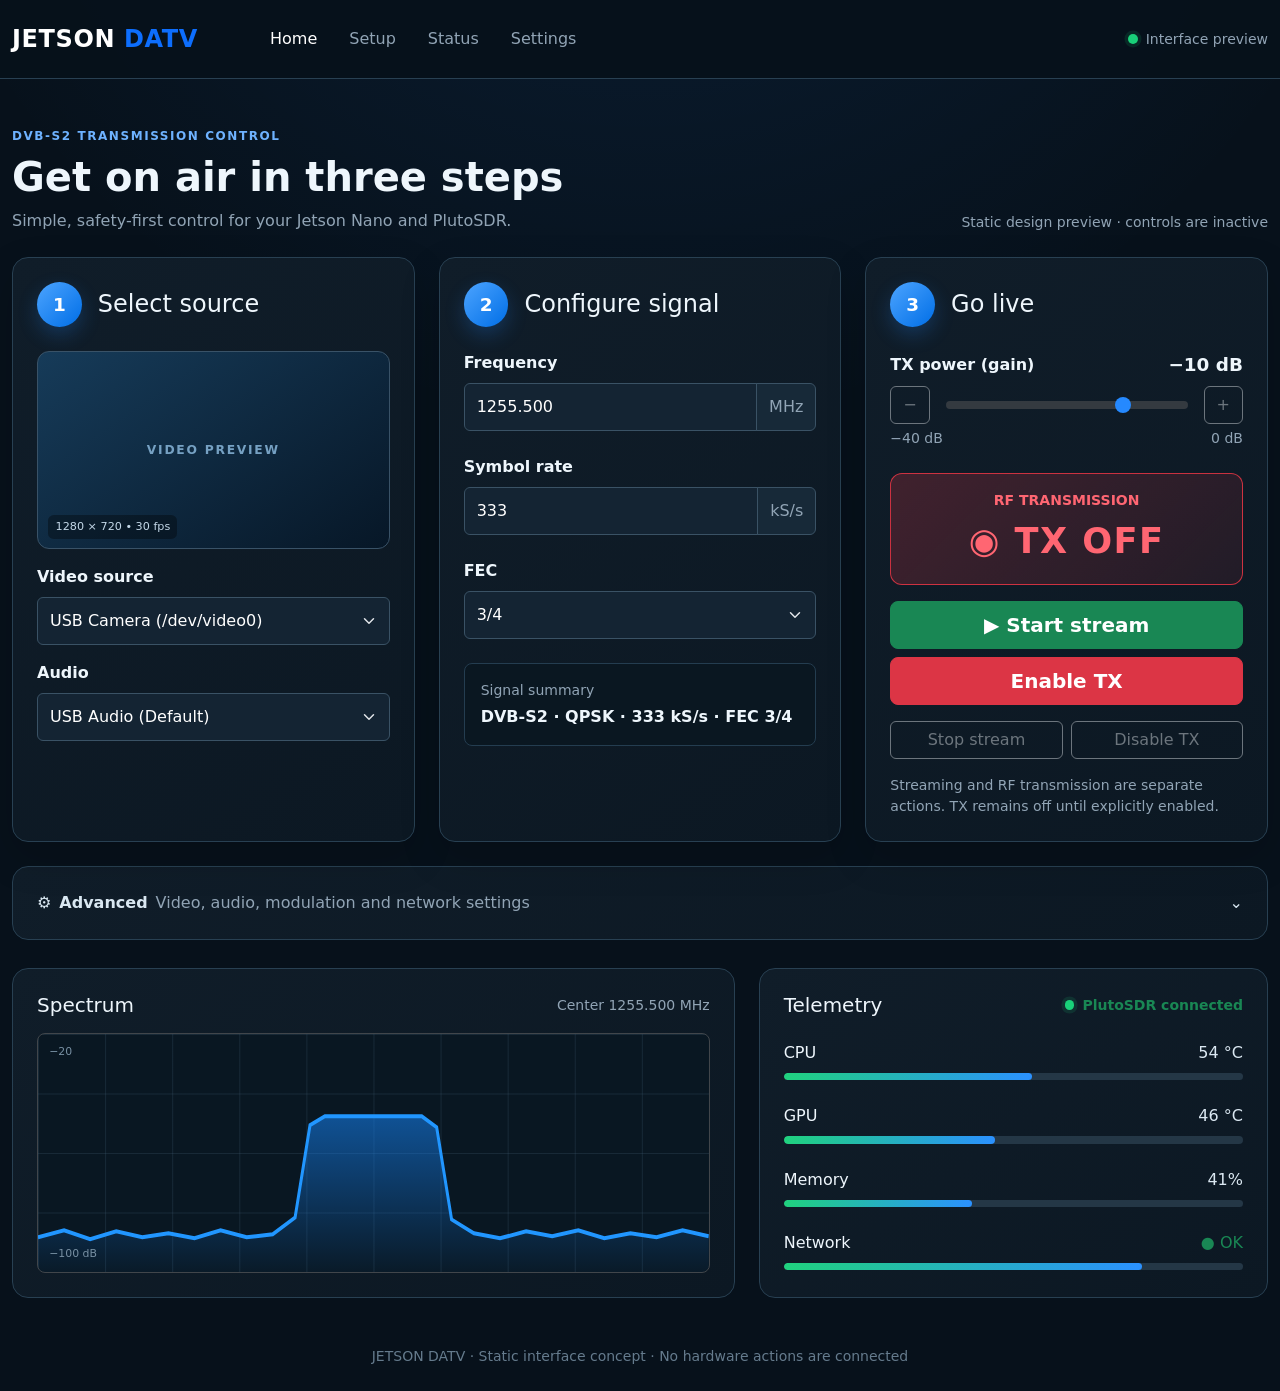
<file: web_gui_mockup.html>
<!doctype html>
<html lang="en" data-bs-theme="dark">
<head>
  <meta charset="utf-8">
  <meta name="viewport" content="width=device-width, initial-scale=1">
  <meta name="description" content="Static interface concept for a Jetson Nano DATV transmitter">
  <title>Jetson DATV — Static UI Concept</title>
  <link href="https://cdn.jsdelivr.net/npm/bootstrap@5.3.8/dist/css/bootstrap.min.css" rel="stylesheet">
  <style>
    :root {
      --page: #07111b;
      --panel: #101d29;
      --panel-2: #142433;
      --line: #284052;
      --muted: #91a4b5;
      --blue: #2589ff;
      --green: #19d179;
      --red: #f33746;
      --amber: #ffb020;
    }

    body {
      min-height: 100vh;
      color: #eef6fc;
      background:
        radial-gradient(circle at 50% -25%, rgba(37, 137, 255, .13), transparent 42%),
        var(--page);
      font-family: Inter, ui-sans-serif, system-ui, -apple-system, "Segoe UI", sans-serif;
    }

    .navbar { background: rgba(7, 17, 27, .94); border-bottom: 1px solid var(--line); }
    .navbar-brand { letter-spacing: .025em; font-weight: 800; }
    .nav-link { color: var(--muted); }
    .nav-link.active { color: #fff !important; }
    .status-dot { width: .62rem; height: .62rem; display: inline-block; border-radius: 50%; background: var(--green); box-shadow: 0 0 0 .22rem rgba(25, 209, 121, .12); }

    .eyebrow { color: #6eb2ff; font-size: .75rem; font-weight: 800; letter-spacing: .13em; }
    .text-muted-custom { color: var(--muted); }
    .surface { background: linear-gradient(145deg, var(--panel), #0c1823); border: 1px solid var(--line); border-radius: 1rem; }
    .step-card { height: 100%; box-shadow: 0 1rem 2.5rem rgba(0, 0, 0, .16); }
    .step-number { width: 2.8rem; height: 2.8rem; display: grid; place-items: center; flex: 0 0 auto; border-radius: 50%; color: #fff; font-weight: 800; font-size: 1.15rem; background: linear-gradient(135deg, #4ca4ff, #006ee6); box-shadow: 0 .5rem 1.25rem rgba(37,137,255,.24); }

    .form-control, .form-select {
      background-color: var(--panel-2);
      border-color: #3a5265;
      color: #fff;
      min-height: 3rem;
    }
    .form-control:focus, .form-select:focus { border-color: var(--blue); box-shadow: 0 0 0 .2rem rgba(37,137,255,.15); }
    .input-group-text { background: #172938; border-color: #3a5265; color: var(--muted); }
    .preview { aspect-ratio: 16/9; border-radius: .75rem; overflow: hidden; border: 1px solid #395267; background: linear-gradient(145deg, #163b59, #071727); position: relative; }
    .preview::before { content: "VIDEO PREVIEW"; position: absolute; inset: 0; display: grid; place-items: center; color: #76a1c3; font-size: .77rem; font-weight: 800; letter-spacing: .14em; }
    .preview::after { content: "1280 × 720  •  30 fps"; position: absolute; left: .65rem; bottom: .55rem; color: #c4d8e8; font-size: .7rem; background: rgba(0,0,0,.35); padding: .25rem .45rem; border-radius: .35rem; }

    .gain-value { font-size: 1.15rem; font-weight: 800; font-variant-numeric: tabular-nums; }
    .form-range::-webkit-slider-thumb { background: var(--blue); }
    .form-range::-moz-range-thumb { background: var(--blue); border: none; }
    .tx-state { border: 1px solid rgba(243,55,70,.8); background: linear-gradient(135deg, rgba(243,55,70,.22), rgba(243,55,70,.09)); border-radius: .75rem; color: #ff6672; }
    .tx-state strong { font-size: clamp(1.55rem, 3vw, 2.2rem); letter-spacing: .04em; }
    .btn-static { pointer-events: none; }

    .meter { height: .45rem; background: #243746; border-radius: 99px; overflow: hidden; }
    .meter > span { display: block; height: 100%; border-radius: inherit; background: linear-gradient(90deg, #20d27e, #2b91ff); }
    .metric-value { font-variant-numeric: tabular-nums; color: #dbe8f2; }

    .spectrum { height: 15rem; position: relative; overflow: hidden; background-color: #091722; background-image: linear-gradient(rgba(67,96,119,.25) 1px, transparent 1px), linear-gradient(90deg, rgba(67,96,119,.25) 1px, transparent 1px); background-size: 100% 25%, 10% 100%; }
    .spectrum svg { position: absolute; inset: 0; width: 100%; height: 100%; }
    .spectrum-label { position: absolute; z-index: 2; color: #7890a3; font-size: .68rem; }
    .advanced-row { color: #d9e7f1; }
    .advanced-row:hover { color: #fff; }
    footer { color: #657b8d; }

    @media (max-width: 991.98px) {
      .step-card { min-height: auto; }
      .spectrum { height: 12rem; }
    }
  </style>
</head>
<body>
  <nav class="navbar navbar-expand-lg sticky-top">
    <div class="container-xxl py-2">
      <a class="navbar-brand fs-4" href="#" aria-label="Jetson DATV home">JETSON <span class="text-primary">DATV</span></a>
      <button class="navbar-toggler" type="button" disabled aria-label="Navigation unavailable in static mockup"><span class="navbar-toggler-icon"></span></button>
      <div class="collapse navbar-collapse">
        <ul class="navbar-nav ms-5 gap-lg-3">
          <li class="nav-item"><span class="nav-link active">Home</span></li>
          <li class="nav-item"><span class="nav-link">Setup</span></li>
          <li class="nav-item"><span class="nav-link">Status</span></li>
          <li class="nav-item"><span class="nav-link">Settings</span></li>
        </ul>
        <div class="ms-auto d-flex align-items-center gap-2 small text-muted-custom"><span class="status-dot"></span> Interface preview</div>
      </div>
    </div>
  </nav>

  <main class="container-xxl py-4 py-lg-5">
    <header class="mb-4">
      <div class="eyebrow mb-2">DVB-S2 TRANSMISSION CONTROL</div>
      <div class="d-flex flex-column flex-lg-row justify-content-between align-items-lg-end gap-3">
        <div>
          <h1 class="display-6 fw-bold mb-2">Get on air in three steps</h1>
          <p class="text-muted-custom mb-0">Simple, safety-first control for your Jetson Nano and PlutoSDR.</p>
        </div>
        <div class="small text-muted-custom">Static design preview · controls are inactive</div>
      </div>
    </header>

    <section class="row g-3 g-xl-4" aria-label="Transmission setup">
      <div class="col-12 col-xl-4">
        <article class="surface step-card p-3 p-lg-4">
          <div class="d-flex align-items-center gap-3 mb-4"><span class="step-number">1</span><h2 class="h4 mb-0">Select source</h2></div>
          <div class="preview mb-3" aria-label="Video preview placeholder"></div>
          <label class="form-label fw-semibold" for="video-source">Video source</label>
          <select class="form-select mb-3" id="video-source" aria-label="Video source">
            <option>USB Camera (/dev/video0)</option>
            <option>CSI Camera</option>
            <option>Test pattern</option>
          </select>
          <label class="form-label fw-semibold" for="audio-source">Audio</label>
          <select class="form-select" id="audio-source" aria-label="Audio source">
            <option>USB Audio (Default)</option>
            <option>Audio disabled</option>
          </select>
        </article>
      </div>

      <div class="col-12 col-md-6 col-xl-4">
        <article class="surface step-card p-3 p-lg-4">
          <div class="d-flex align-items-center gap-3 mb-4"><span class="step-number">2</span><h2 class="h4 mb-0">Configure signal</h2></div>
          <label class="form-label fw-semibold" for="frequency">Frequency</label>
          <div class="input-group mb-4"><input class="form-control" id="frequency" value="1255.500" aria-label="Frequency"><span class="input-group-text">MHz</span></div>
          <label class="form-label fw-semibold" for="symbol-rate">Symbol rate</label>
          <div class="input-group mb-4"><input class="form-control" id="symbol-rate" value="333" aria-label="Symbol rate"><span class="input-group-text">kS/s</span></div>
          <label class="form-label fw-semibold" for="fec">FEC</label>
          <select class="form-select" id="fec" aria-label="Forward error correction"><option>1/4</option><option>1/3</option><option>2/5</option><option>1/2</option><option>3/5</option><option>2/3</option><option selected>3/4</option><option>4/5</option><option>5/6</option><option>8/9</option><option>9/10</option></select>
          <div class="rounded-3 p-3 mt-4" style="background:#0a1721;border:1px solid #243d50">
            <div class="small text-muted-custom mb-1">Signal summary</div>
            <div class="fw-semibold">DVB-S2 · QPSK · 333 kS/s · FEC 3/4</div>
          </div>
        </article>
      </div>

      <div class="col-12 col-md-6 col-xl-4">
        <article class="surface step-card p-3 p-lg-4">
          <div class="d-flex align-items-center gap-3 mb-4"><span class="step-number">3</span><h2 class="h4 mb-0">Go live</h2></div>
          <div class="d-flex justify-content-between align-items-center mb-2"><label class="form-label fw-semibold mb-0" for="tx-gain">TX power (gain)</label><span class="gain-value">−10 dB</span></div>
          <div class="d-flex gap-3 align-items-center mb-1"><button class="btn btn-outline-secondary btn-static" type="button" aria-disabled="true">−</button><input class="form-range" type="range" id="tx-gain" min="-40" max="0" value="-10" aria-label="TX gain"><button class="btn btn-outline-secondary btn-static" type="button" aria-disabled="true">+</button></div>
          <div class="d-flex justify-content-between small text-muted-custom mb-4"><span>−40 dB</span><span>0 dB</span></div>

          <div class="tx-state text-center p-3 mb-3"><div class="small fw-bold mb-1">RF TRANSMISSION</div><strong>◉ TX OFF</strong></div>
          <div class="d-grid gap-2 mb-3"><button class="btn btn-success btn-lg fw-bold btn-static" type="button" aria-disabled="true">▶ Start stream</button><button class="btn btn-danger btn-lg fw-bold btn-static" type="button" aria-disabled="true">Enable TX</button></div>
          <div class="row g-2"><div class="col-6"><button class="btn btn-outline-secondary w-100 btn-static" type="button" aria-disabled="true">Stop stream</button></div><div class="col-6"><button class="btn btn-outline-secondary w-100 btn-static" type="button" aria-disabled="true">Disable TX</button></div></div>
          <p class="small text-muted-custom mt-3 mb-0">Streaming and RF transmission are separate actions. TX remains off until explicitly enabled.</p>
        </article>
      </div>
    </section>

    <section class="surface mt-4 p-3 p-lg-4" aria-label="Advanced settings placeholder">
      <div class="advanced-row d-flex align-items-center justify-content-between"><div><span class="me-2">⚙</span><strong>Advanced</strong><span class="text-muted-custom ms-2 d-none d-sm-inline">Video, audio, modulation and network settings</span></div><span aria-hidden="true">⌄</span></div>
    </section>

    <section class="row g-3 g-xl-4 mt-1" aria-label="Live monitoring">
      <div class="col-12 col-xl-7">
        <article class="surface p-3 p-lg-4 h-100">
          <div class="d-flex justify-content-between align-items-center mb-3"><h2 class="h5 mb-0">Spectrum</h2><span class="small text-muted-custom">Center 1255.500 MHz</span></div>
          <div class="spectrum rounded-3 border border-secondary-subtle" aria-label="Static spectrum placeholder">
            <span class="spectrum-label" style="left:.7rem;top:.6rem">−20</span><span class="spectrum-label" style="left:.7rem;bottom:.6rem">−100 dB</span>
            <svg viewBox="0 0 900 240" preserveAspectRatio="none" role="img" aria-label="Example DVB-S2 spectrum trace">
              <defs><linearGradient id="fill" x1="0" y1="0" x2="0" y2="1"><stop offset="0" stop-color="#1688ff" stop-opacity=".52"/><stop offset="1" stop-color="#1688ff" stop-opacity=".03"/></linearGradient></defs>
              <path d="M0 205 L35 198 L70 207 L105 199 L140 205 L175 201 L210 206 L245 198 L280 205 L315 202 L345 185 L365 92 L385 83 L515 83 L535 94 L555 187 L585 201 L620 206 L655 199 L690 204 L725 198 L760 206 L795 201 L830 205 L865 198 L900 204 L900 240 L0 240 Z" fill="url(#fill)"/>
              <path d="M0 205 L35 198 L70 207 L105 199 L140 205 L175 201 L210 206 L245 198 L280 205 L315 202 L345 185 L365 92 L385 83 L515 83 L535 94 L555 187 L585 201 L620 206 L655 199 L690 204 L725 198 L760 206 L795 201 L830 205 L865 198 L900 204" fill="none" stroke="#2196ff" stroke-width="4"/>
            </svg>
          </div>
        </article>
      </div>

      <div class="col-12 col-xl-5">
        <article class="surface p-3 p-lg-4 h-100">
          <div class="d-flex justify-content-between align-items-center mb-4"><h2 class="h5 mb-0">Telemetry</h2><span class="small text-success fw-semibold"><span class="status-dot me-2"></span>PlutoSDR connected</span></div>
          <div class="d-grid gap-4">
            <div><div class="d-flex justify-content-between mb-2"><span>CPU</span><span class="metric-value">54 °C</span></div><div class="meter"><span style="width:54%"></span></div></div>
            <div><div class="d-flex justify-content-between mb-2"><span>GPU</span><span class="metric-value">46 °C</span></div><div class="meter"><span style="width:46%"></span></div></div>
            <div><div class="d-flex justify-content-between mb-2"><span>Memory</span><span class="metric-value">41%</span></div><div class="meter"><span style="width:41%"></span></div></div>
            <div><div class="d-flex justify-content-between mb-2"><span>Network</span><span class="metric-value text-success">● OK</span></div><div class="meter"><span style="width:78%"></span></div></div>
          </div>
        </article>
      </div>
    </section>
  </main>

  <footer class="container-xxl pb-4 small text-center">JETSON DATV · Static interface concept · No hardware actions are connected</footer>
</body>
</html>
</file>
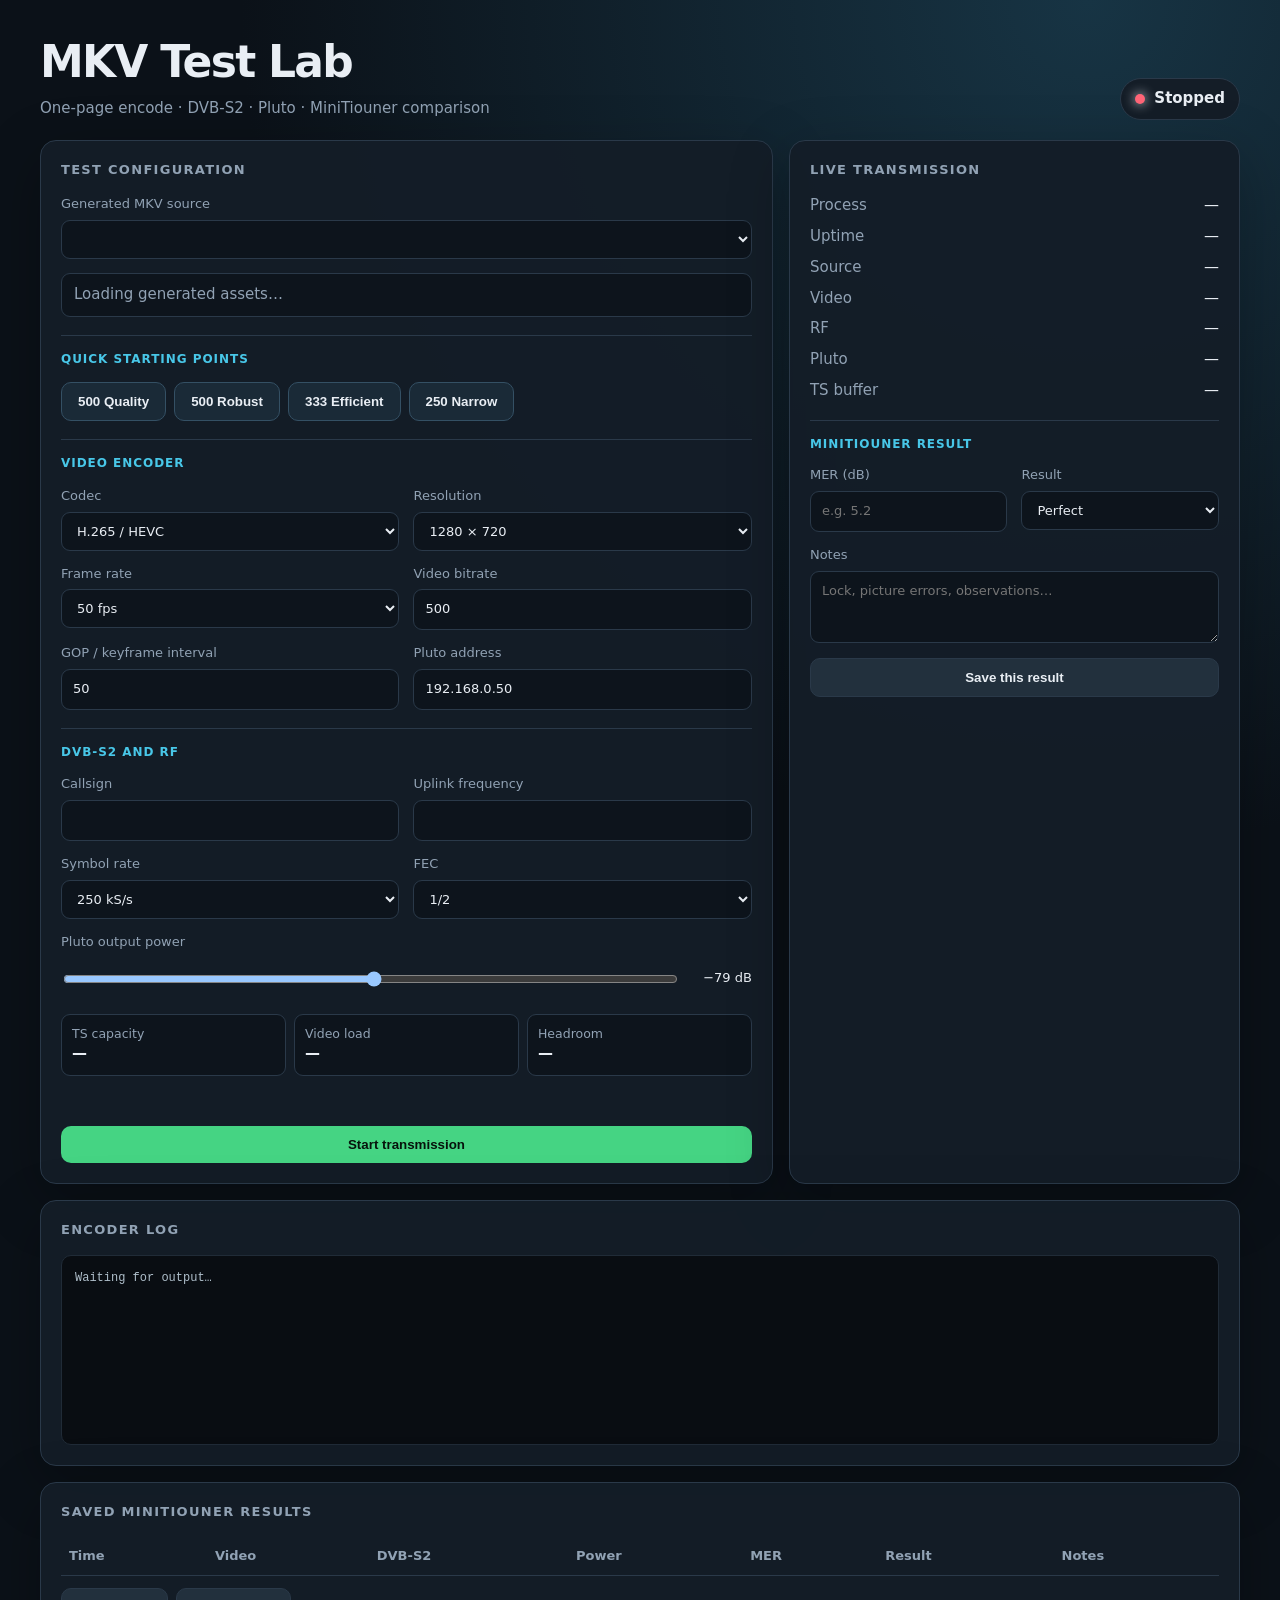
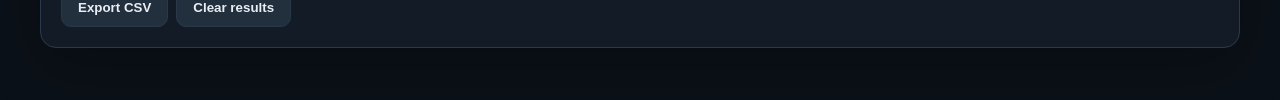
<file: templates/lab.html>
<!doctype html>
<html lang="en">
<head>
  <meta charset="utf-8">
  <meta name="viewport" content="width=device-width,initial-scale=1">
  <title>HB9IIU MKV Test Lab</title>
  <style>
    :root{color-scheme:dark;--bg:#0b1118;--panel:#141d27;--line:#2a3949;--text:#e9eef4;--muted:#91a2b4;--cyan:#48c7e8;--green:#45d483;--red:#ff6577;--amber:#ffc45c}
    *{box-sizing:border-box}body{margin:0;min-height:100vh;background:radial-gradient(circle at 85% 0,#173444 0,#0b1118 42%);color:var(--text);font:15px/1.45 system-ui,-apple-system,sans-serif}
    main{max-width:1240px;margin:auto;padding:30px 20px 52px}header{display:flex;justify-content:space-between;align-items:flex-end;gap:18px;margin-bottom:20px}h1{margin:0;font-size:clamp(28px,4vw,44px);letter-spacing:-.04em}.subtitle,.hint{color:var(--muted)}.subtitle{margin:4px 0 0}a{color:var(--cyan);text-decoration:none}
    .status{display:flex;align-items:center;gap:9px;padding:9px 14px;border:1px solid var(--line);border-radius:999px;background:var(--panel)}.dot{width:10px;height:10px;border-radius:50%;background:var(--red);box-shadow:0 0 12px currentColor}.status.on .dot{background:var(--green)}
    .layout{display:grid;grid-template-columns:1.3fr .8fr;gap:16px}.card{background:#141d27f2;border:1px solid var(--line);border-radius:16px;padding:20px;box-shadow:0 18px 60px #0004}.wide{grid-column:1/-1}h2{margin:0 0 16px;color:var(--muted);font-size:13px;letter-spacing:.1em;text-transform:uppercase}.fields{display:grid;grid-template-columns:repeat(2,minmax(0,1fr));gap:14px}.full{grid-column:1/-1}.section{grid-column:1/-1;margin-top:4px;padding-top:15px;border-top:1px solid var(--line);color:var(--cyan);font-size:12px;font-weight:750;text-transform:uppercase;letter-spacing:.08em}
    label{display:block;color:var(--muted);font-size:13px}label span{display:block;margin-bottom:6px}input,select,textarea{width:100%;padding:10px 11px;border:1px solid var(--line);border-radius:9px;background:#0d141c;color:var(--text);font:inherit;outline:none}input:focus,select:focus,textarea:focus{border-color:var(--cyan);box-shadow:0 0 0 3px #48c7e820}textarea{min-height:72px;resize:vertical}.range{display:flex;align-items:center;gap:10px}.range output{min-width:62px;text-align:right;color:var(--text);font-variant-numeric:tabular-nums}
    .presets{display:flex;flex-wrap:wrap;gap:8px}.presets button{background:#1a2a37;color:var(--text);border:1px solid #345064}.metrics{display:grid;grid-template-columns:repeat(3,1fr);gap:8px}.metric{padding:10px;border:1px solid var(--line);border-radius:9px;background:#0d141c}.metric small{display:block;color:var(--muted)}.metric strong{font-variant-numeric:tabular-nums}.metric.good strong{color:var(--green)}.metric.bad strong{color:var(--red)}
    button{border:0;border-radius:10px;padding:11px 16px;font-weight:750;cursor:pointer}button:disabled{opacity:.45;cursor:not-allowed}.actions{display:flex;gap:10px;margin-top:18px}.start{flex:1;background:var(--green);color:#07130c}.start.stop{background:#58242e;color:#ffafba;border:1px solid #913d4d}.secondary{background:#22303d;color:var(--text);border:1px solid var(--line)}.error{min-height:22px;margin-top:10px;color:var(--red)}dl{display:grid;grid-template-columns:auto 1fr;gap:9px 15px;margin:0}dt{color:var(--muted)}dd{margin:0;text-align:right;font-variant-numeric:tabular-nums;overflow-wrap:anywhere}pre{height:190px;overflow:auto;margin:0;padding:13px;border:1px solid #202b37;border-radius:10px;background:#090d12;color:#afbfcb;font:12px/1.5 ui-monospace,monospace;white-space:pre-wrap}
    table{width:100%;border-collapse:collapse;font-size:13px}th,td{padding:9px 8px;border-bottom:1px solid var(--line);text-align:left}th{color:var(--muted);font-weight:650}tbody tr:hover{background:#ffffff05}.empty{color:var(--muted);text-align:center;padding:20px}.result-actions{display:flex;gap:8px;margin-top:12px}.asset-info{padding:10px 12px;border:1px solid var(--line);border-radius:9px;background:#0d141c;color:var(--muted)}
    @media(max-width:820px){.layout,.fields{grid-template-columns:1fr}.wide,.full,.section{grid-column:auto}header{align-items:flex-start;flex-direction:column}.metrics{grid-template-columns:1fr}table{display:block;overflow-x:auto}}
  </style>
</head>
<body><main>
  <header><div><h1>MKV Test Lab</h1><p class="subtitle">One-page encode · DVB-S2 · Pluto · MiniTiouner comparison</p></div><div class="status" id="status"><span class="dot"></span><strong id="state">Stopped</strong></div></header>
  <div class="layout">
    <section class="card">
      <h2>Test configuration</h2>
      <div class="fields">
        <label class="full"><span>Generated MKV source</span><select id="asset"></select></label>
        <div class="asset-info full" id="assetInfo">Loading generated assets…</div>
        <div class="section">Quick starting points</div>
        <div class="presets full">
          <button type="button" data-preset="quality">500 Quality</button><button type="button" data-preset="robust">500 Robust</button><button type="button" data-preset="efficient">333 Efficient</button><button type="button" data-preset="narrow">250 Narrow</button>
        </div>
        <div class="section">Video encoder</div>
        <label><span>Codec</span><select id="codec"><option value="h265">H.265 / HEVC</option><option value="h264">H.264</option></select></label>
        <label><span>Resolution</span><select id="resolution"><option value="1280x720">1280 × 720</option><option value="960x540">960 × 540</option><option value="640x360">640 × 360</option></select></label>
        <label><span>Frame rate</span><select id="fps"><option value="50">50 fps</option><option value="25">25 fps</option><option value="15">15 fps</option></select></label>
        <label><span>Video bitrate</span><input id="bitrate" type="number" min="100" max="5000" step="25" value="500"></label>
        <label><span>GOP / keyframe interval</span><input id="gop" type="number" min="1" max="300" step="1" value="50"></label>
        <label><span>Pluto address</span><input id="plutoIp" value="192.168.0.50"></label>
        <div class="section">DVB-S2 and RF</div>
        <label><span>Callsign</span><input id="callsign" maxlength="16"></label>
        <label><span>Uplink frequency</span><input id="frequency" type="number" min="2400" max="2410" step="0.001"></label>
        <label><span>Symbol rate</span><select id="symbolRate"><option value="250">250 kS/s</option><option value="333">333 kS/s</option><option value="500">500 kS/s</option></select></label>
        <label><span>FEC</span><select id="fec"><option value="12">1/2</option><option value="23">2/3</option><option value="34">3/4</option></select></label>
        <label class="full"><span>Pluto output power</span><div class="range"><input id="power" type="range" min="-79" max="0" step="1"><output id="powerValue">−79 dB</output></div></label>
        <div class="metrics full"><div class="metric"><small>TS capacity</small><strong id="capacity">—</strong></div><div class="metric"><small>Video load</small><strong id="load">—</strong></div><div class="metric" id="headroomBox"><small>Headroom</small><strong id="headroom">—</strong></div></div>
      </div>
      <div class="error" id="error"></div>
      <div class="actions"><button class="start" id="toggle">Start transmission</button></div>
    </section>
    <aside class="card">
      <h2>Live transmission</h2>
      <dl><dt>Process</dt><dd id="pid">—</dd><dt>Uptime</dt><dd id="uptime">—</dd><dt>Source</dt><dd id="activeAsset">—</dd><dt>Video</dt><dd id="activeVideo">—</dd><dt>RF</dt><dd id="activeRf">—</dd><dt>Pluto</dt><dd id="plutoState">—</dd><dt>TS buffer</dt><dd id="buffer">—</dd></dl>
      <div class="section" style="margin-top:18px">MiniTiouner result</div>
      <div class="fields" style="margin-top:13px">
        <label><span>MER (dB)</span><input id="mer" type="number" step="0.1" placeholder="e.g. 5.2"></label>
        <label><span>Result</span><select id="result"><option>Perfect</option><option>Stable</option><option>Marginal</option><option>Failed</option></select></label>
        <label class="full"><span>Notes</span><textarea id="notes" placeholder="Lock, picture errors, observations…"></textarea></label>
      </div>
      <button class="secondary" id="saveResult" style="width:100%;margin-top:10px">Save this result</button>
    </aside>
    <section class="card wide"><h2>Encoder log</h2><pre id="log">Waiting for output…</pre></section>
    <section class="card wide"><h2>Saved MiniTiouner results</h2><div style="overflow:auto"><table><thead><tr><th>Time</th><th>Video</th><th>DVB-S2</th><th>Power</th><th>MER</th><th>Result</th><th>Notes</th></tr></thead><tbody id="results"></tbody></table></div><div class="result-actions"><button class="secondary" id="exportResults">Export CSV</button><button class="secondary" id="clearResults">Clear results</button></div></section>
  </div>
</main>
<script>
const initial={{ settings|tojson }}, $=id=>document.getElementById(id); let running=false, assets=[];
const presets={quality:{sr:500,fec:'34',bitrate:500,res:'1280x720',fps:25,gop:50},robust:{sr:500,fec:'23',bitrate:400,res:'1280x720',fps:25,gop:50},efficient:{sr:333,fec:'34',bitrate:300,res:'960x540',fps:25,gop:50},narrow:{sr:250,fec:'12',bitrate:100,res:'640x360',fps:15,gop:30}};
function applyInitial(){$('codec').value=initial.codec||'h265';$('resolution').value=[`${initial.width}x${initial.height}`,'960x540'].includes(`${initial.width}x${initial.height}`)?`${initial.width}x${initial.height}`:'1280x720';$('fps').value=[15,25,50].includes(Number(initial.fps))?initial.fps:25;$('bitrate').value=Math.min(Number(initial.bitrate_kbps||500),5000);$('gop').value=initial.gop_frames||50;$('plutoIp').value=initial.pluto_ip||'192.168.0.50';$('callsign').value=initial.pluto_callsign||'NOCALL';$('frequency').value=Number(initial.pluto_frequency_mhz||2405.25).toFixed(3);$('symbolRate').value=initial.pluto_symbol_rate||500;$('fec').value=initial.pluto_fec||'34';$('power').value=initial.pluto_power_db??-79;updateCalc()}
function capacity(){const kbch={12:32208,23:43040,34:48408}[$('fec').value];return Math.round(Number($('symbolRate').value)*1000*(32400/32490)*2*(kbch/64800))}
function updateCalc(){const cap=capacity(),video=Number($('bitrate').value)*1000,room=cap-video,pct=Math.round(video/cap*100);$('capacity').textContent=`${Math.round(cap/1000)} kb/s`;$('load').textContent=`${pct}%`;$('headroom').textContent=`${Math.round(room/1000)} kb/s`;$('headroomBox').className='metric '+(room>cap*.08?'good':'bad');$('powerValue').textContent=`${$('power').value} dB`}
function payload(){const [width,height]=$('resolution').value.split('x').map(Number);return {...initial,camera:'generated_asset',generated_asset:$('asset').value,codec:$('codec').value,width,height,fps:Number($('fps').value),bitrate_kbps:Number($('bitrate').value),gop_frames:Number($('gop').value),audio_mode:'none',output_mode:'pluto',pluto_ip:$('plutoIp').value,pluto_callsign:$('callsign').value,pluto_frequency_mhz:Number($('frequency').value),pluto_symbol_rate:Number($('symbolRate').value),pluto_fec:$('fec').value,pluto_power_db:Number($('power').value),rf_profile:'custom'} }
async function call(path,body={}){const r=await fetch(path,{method:'POST',headers:{'Content-Type':'application/json'},body:JSON.stringify(body)}),d=await r.json();if(!r.ok||!d.ok)throw new Error(d.error||'Request failed');return d}
async function loadAssets(){const d=await fetch('/api/generated-assets').then(r=>r.json());assets=d.assets;$('asset').innerHTML=assets.map(a=>`<option value="${a.name}">${a.name}</option>`).join('');if(assets.some(a=>a.name===initial.generated_asset))$('asset').value=initial.generated_asset;showAsset()}
function showAsset(){const a=assets.find(x=>x.name===$('asset').value);$('assetInfo').textContent=a?`${a.codec||'unknown'} · ${a.width||'?'}×${a.height||'?'} · ${a.frame_rate||'?'} fps · ${Math.round((a.duration||0))} s · ${(a.size_bytes/1073741824).toFixed(2)} GB`:'No MKV files found'}
document.querySelectorAll('[data-preset]').forEach(b=>b.onclick=()=>{const p=presets[b.dataset.preset];$('symbolRate').value=p.sr;$('fec').value=p.fec;$('bitrate').value=p.bitrate;$('resolution').value=p.res;$('fps').value=p.fps;$('gop').value=p.gop;$('codec').value='h265';updateCalc()});
['symbolRate','fec','bitrate','power'].forEach(id=>$(id).addEventListener('input',updateCalc));$('asset').addEventListener('change',showAsset);
$('toggle').onclick=async()=>{try{$('toggle').disabled=true;$('error').textContent='';if(running)await call('/api/stop');else await call('/api/start',payload());await refresh()}catch(e){$('error').textContent=e.message}finally{$('toggle').disabled=false}};
function duration(n){if(!n)return'—';const h=Math.floor(n/3600),m=Math.floor(n%3600/60),s=n%60;return[h,m,s].map(v=>String(v).padStart(2,'0')).join(':')}
async function refresh(){try{const [s,l]=await Promise.all([fetch('/api/status').then(r=>r.json()),fetch('/api/log').then(r=>r.json())]);running=s.running;$('status').classList.toggle('on',running);$('state').textContent=running?'ON AIR':'Stopped';$('toggle').textContent=running?'Stop transmission':'Start transmission';$('toggle').classList.toggle('stop',running);$('pid').textContent=s.pid||'—';$('uptime').textContent=duration(s.uptime_seconds);$('activeAsset').textContent=s.settings.generated_asset||'—';$('activeVideo').textContent=`${String(s.settings.codec).toUpperCase()} · ${s.settings.width}×${s.settings.height} · ${s.settings.fps} fps · ${s.settings.bitrate_kbps} kb/s · GOP ${s.settings.gop_frames||'—'}`;$('activeRf').textContent=`${Number(s.settings.pluto_frequency_mhz).toFixed(3)} MHz · ${s.settings.pluto_symbol_rate} kS/s · ${s.settings.pluto_fec[0]}/${s.settings.pluto_fec[1]} · ${s.settings.pluto_power_db} dB`;$('plutoState').textContent=s.pluto?(s.pluto.reachable?(s.pluto.ptt?'ON AIR':'Ready'):'Unavailable'):'—';$('buffer').textContent=s.pluto?.buffer||'—';$('log').textContent=l.lines.join('\n')||'Waiting for output…';if(running)$('log').scrollTop=$('log').scrollHeight}catch(e){$('error').textContent='Control service unavailable'}}
const resultKey='jetson-mkv-lab-results';function getResults(){try{return JSON.parse(localStorage.getItem(resultKey)||'[]')}catch{return[]}}function esc(s){return String(s??'').replace(/[&<>"']/g,c=>({'&':'&amp;','<':'&lt;','>':'&gt;','"':'&quot;',"'":'&#39;'}[c]))}
function renderResults(){const rows=getResults();$('results').innerHTML=rows.length?rows.map(r=>`<tr><td>${esc(r.time)}</td><td>${esc(r.video)}</td><td>${esc(r.rf)}</td><td>${esc(r.power)}</td><td>${esc(r.mer)}</td><td>${esc(r.result)}</td><td>${esc(r.notes)}</td></tr>`).join(''):'<tr><td colspan="7" class="empty">No results saved yet</td></tr>'}
$('saveResult').onclick=()=>{const p=payload(),rows=getResults();rows.unshift({time:new Date().toLocaleString(),video:`${p.codec.toUpperCase()} ${p.width}×${p.height} ${p.fps}fps ${p.bitrate_kbps}k GOP${p.gop_frames}`,rf:`${p.pluto_symbol_rate}k ${p.pluto_fec[0]}/${p.pluto_fec[1]}`,power:`${p.pluto_power_db} dB`,mer:$('mer').value||'—',result:$('result').value,notes:$('notes').value});localStorage.setItem(resultKey,JSON.stringify(rows));renderResults()};
$('clearResults').onclick=()=>{if(confirm('Clear all saved test results?')){localStorage.removeItem(resultKey);renderResults()}};$('exportResults').onclick=()=>{const rows=getResults(),cols=['time','video','rf','power','mer','result','notes'],q=v=>'"'+String(v??'').replaceAll('"','""')+'"',csv=[cols.join(','),...rows.map(r=>cols.map(c=>q(r[c])).join(','))].join('\n'),a=document.createElement('a');a.href=URL.createObjectURL(new Blob([csv],{type:'text/csv'}));a.download='mkv-test-results.csv';a.click();URL.revokeObjectURL(a.href)};
applyInitial();loadAssets();renderResults();refresh();setInterval(refresh,2000);
</script></body></html>
</file>
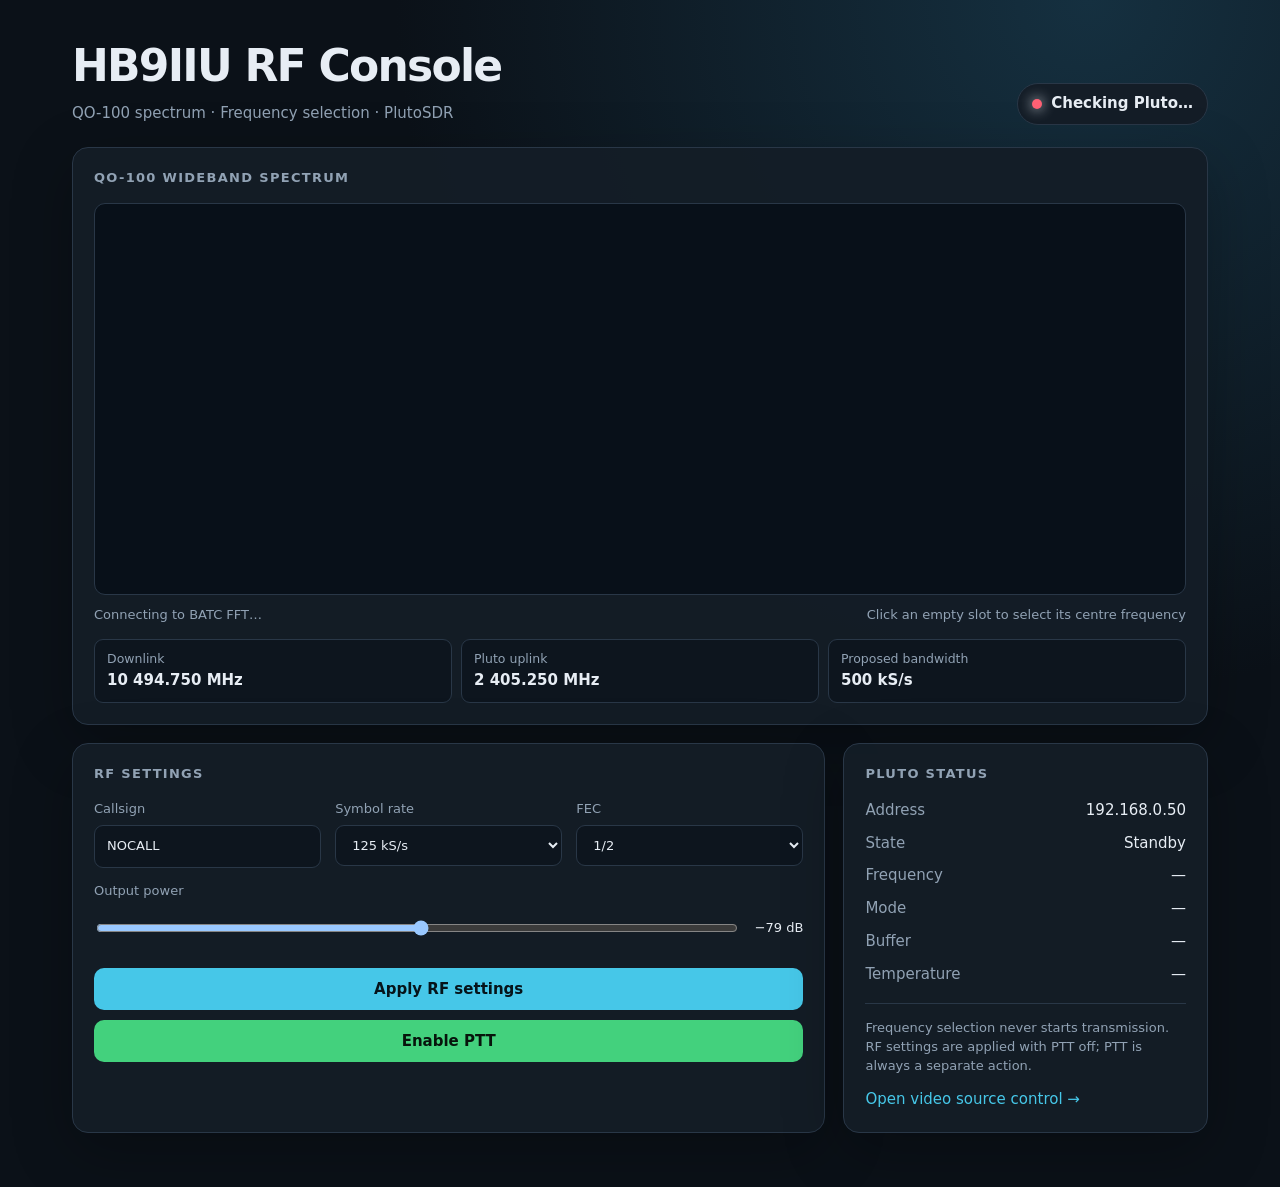
<file: templates/rf.html>
<!doctype html>
<html lang="en">
<head>
  <meta charset="utf-8">
  <meta name="viewport" content="width=device-width,initial-scale=1">
  <title>HB9IIU RF Console</title>
  <style>
    :root{color-scheme:dark;--bg:#0b1118;--panel:#141d27;--line:#293747;--text:#e7edf4;--muted:#91a2b4;--cyan:#46c7e8;--green:#43d17d;--red:#ff6175;--amber:#ffc45c}
    *{box-sizing:border-box} body{margin:0;min-height:100vh;background:radial-gradient(circle at 85% 0,#153040 0,#0b1118 43%);color:var(--text);font:15px/1.45 system-ui,-apple-system,sans-serif}
    main{max-width:1180px;margin:auto;padding:34px 22px 54px} header{display:flex;justify-content:space-between;align-items:flex-end;gap:20px;margin-bottom:22px}
    h1{margin:0;font-size:clamp(28px,4vw,44px);letter-spacing:-.04em}.subtitle{margin:5px 0 0;color:var(--muted)} a{color:var(--cyan);text-decoration:none}
    .status{display:flex;align-items:center;gap:9px;padding:9px 14px;border:1px solid var(--line);border-radius:999px;background:var(--panel)}.dot{width:10px;height:10px;border-radius:50%;background:var(--red);box-shadow:0 0 13px currentColor}.dot.ready{background:var(--cyan)}.dot.onair{background:var(--red);animation:pulse 1.2s infinite}@keyframes pulse{50%{opacity:.45}}
    .layout{display:grid;grid-template-columns:1.55fr .75fr;gap:18px}.card{background:color-mix(in srgb,var(--panel) 94%,transparent);border:1px solid var(--line);border-radius:16px;padding:21px;box-shadow:0 18px 60px #0004}
    h2{margin:0 0 16px;color:var(--muted);font-size:13px;letter-spacing:.1em;text-transform:uppercase}.spectrum{grid-column:1/-1}.canvas-wrap{position:relative;border:1px solid var(--line);border-radius:11px;overflow:hidden;background:#081019}
    canvas{display:block;width:100%;height:390px;cursor:crosshair}.spectrum-foot{display:flex;justify-content:space-between;gap:15px;margin-top:11px;color:var(--muted);font-size:13px}.live{color:var(--green)}
    .selected{display:grid;grid-template-columns:repeat(3,1fr);gap:9px;margin-top:14px}.metric{padding:10px 12px;background:#0d151e;border:1px solid var(--line);border-radius:9px}.metric small{display:block;color:var(--muted);margin-bottom:2px}.metric strong{font-variant-numeric:tabular-nums}
    .fields{display:grid;grid-template-columns:repeat(3,1fr);gap:14px}label{display:block;color:var(--muted);font-size:13px}label span{display:block;margin-bottom:6px}input,select{width:100%;padding:11px 12px;color:var(--text);background:#0d151e;border:1px solid var(--line);border-radius:9px;font:inherit;outline:none}input:focus,select:focus{border-color:var(--cyan);box-shadow:0 0 0 3px #46c7e822}
    .power-field{grid-column:1/-1}
    .range{display:flex;align-items:center;gap:10px}.range output{min-width:53px;text-align:right;color:var(--text);font-variant-numeric:tabular-nums}.actions{display:grid;gap:10px;margin-top:18px}button{padding:12px;border:0;border-radius:10px;font:700 15px system-ui;cursor:pointer}button:disabled{opacity:.45;cursor:not-allowed}.apply{background:var(--cyan);color:#06141a}.ptt{background:var(--green);color:#07140c}.ptt.stop{background:#5b222d;color:#ffabb6;border:1px solid #963847}
    .frequency-readout{min-height:45px;display:flex;align-items:center;padding:11px 12px;color:var(--text);background:#0d151e;border:1px solid var(--line);border-radius:9px;font-size:17px;font-weight:700;font-variant-numeric:tabular-nums}
    dl{display:grid;grid-template-columns:auto 1fr;gap:11px 15px;margin:0}dt{color:var(--muted)}dd{margin:0;text-align:right;font-variant-numeric:tabular-nums}.stats:not(:empty){margin-top:11px;padding-top:11px;border-top:1px dashed var(--line)}.stats dt,.stats dd{font-size:13px;word-break:break-word}.note{margin-top:18px;padding-top:15px;border-top:1px solid var(--line);color:var(--muted);font-size:13px}.error{min-height:22px;margin-top:12px;color:var(--red)}
    @media(max-width:760px){header{align-items:flex-start;flex-direction:column}.layout{grid-template-columns:1fr}.selected,.fields{grid-template-columns:1fr}canvas{height:300px}}
  </style>
</head>
<body><main>
  <header><div><h1>HB9IIU RF Console</h1><p class="subtitle">QO-100 spectrum · Frequency selection · PlutoSDR</p></div><div class="status"><span class="dot" id="dot"></span><strong id="state">Checking Pluto…</strong></div></header>
  <div class="layout">
    <section class="card spectrum"><h2>QO-100 wideband spectrum</h2><div class="canvas-wrap"><canvas id="spectrum"></canvas></div><div class="spectrum-foot"><span id="feed">Connecting to BATC FFT…</span><span>Click an empty slot to select its centre frequency</span></div><div class="selected"><div class="metric"><small>Downlink</small><strong id="selectedDown">10 494.750 MHz</strong></div><div class="metric"><small>Pluto uplink</small><strong id="selectedUp">2 405.250 MHz</strong></div><div class="metric"><small>Proposed bandwidth</small><strong id="selectedBw">500 kS/s</strong></div></div></section>
    <section class="card"><h2>RF settings</h2><div class="fields">
      <input id="frequency" type="hidden">
      <label><span>Callsign</span><input id="callsign" maxlength="16" value="NOCALL" spellcheck="false"></label>
      <label><span>Symbol rate</span><select id="symbolRate"><option value="125">125 kS/s</option><option value="250">250 kS/s</option><option value="333">333 kS/s</option><option value="500">500 kS/s</option></select></label>
      <label><span>FEC</span><select id="fec"><option value="12">1/2</option><option value="23">2/3</option><option value="34">3/4</option></select></label>
      <label class="power-field"><span>Output power</span><div class="range"><input id="power" type="range" min="-79" max="0" step="1"><output id="powerValue">−79 dB</output></div></label>
    </div><div class="actions"><button class="apply" id="apply">Apply RF settings</button><button class="ptt" id="ptt">Enable PTT</button></div><div class="error" id="error"></div></section>
    <aside class="card"><h2>Pluto status</h2><dl><dt>Address</dt><dd id="address">192.168.0.50</dd><dt>State</dt><dd id="pttState">Standby</dd><dt>Frequency</dt><dd id="currentFrequency">—</dd><dt>Mode</dt><dd id="mode">—</dd><dt>Buffer</dt><dd id="buffer">—</dd><dt>Temperature</dt><dd id="temperature">—</dd></dl><dl id="plutoStats" class="stats"></dl><p class="note">Frequency selection never starts transmission. RF settings are applied with PTT off; PTT is always a separate action.</p><a href="/">Open video source control →</a></aside>
  </div>
</main>
<script>
const initial={{ settings|tojson }}, OFFSET=8089.5, DOWN_START=10490.5, DOWN_END=10499.5;
const $=id=>document.getElementById(id), canvas=$('spectrum'), ctx=canvas.getContext('2d'); let frame=null, connected=false, ptt=false;
$('frequency').value=Number(initial.pluto_frequency_mhz||2405.25).toFixed(3); $('symbolRate').value=initial.pluto_symbol_rate||500; $('fec').value=initial.pluto_fec||'34'; $('callsign').value=initial.pluto_callsign||'NOCALL'; $('power').value=initial.pluto_power_db??-79;
function updateValues(){const up=Number($('frequency').value),down=up+OFFSET,formatted=`${up.toLocaleString('de-CH',{minimumFractionDigits:3})} MHz`;$('selectedUp').textContent=formatted;$('selectedDown').textContent=`${down.toLocaleString('de-CH',{minimumFractionDigits:3})} MHz`;$('selectedBw').textContent=`${$('symbolRate').value} kS/s`;$('powerValue').textContent=`${$('power').value} dB`;draw()}
function size(){const d=devicePixelRatio||1,r=canvas.getBoundingClientRect();canvas.width=Math.round(r.width*d);canvas.height=Math.round(r.height*d);ctx.setTransform(d,0,0,d,0,0);draw()}
function xFor(f,w){return (f-DOWN_START)/(DOWN_END-DOWN_START)*w}
function allowedCentres(){const step=Number($('symbolRate').value)===125?.25:.5,out=[];for(let f=10492.75;f<=10499.2501;f+=step)out.push(Number(f.toFixed(3)));return out}
function draw(){
  const w=canvas.clientWidth,h=canvas.clientHeight,plotBottom=h-84,bandY=h-56,bandH=24;
  ctx.clearRect(0,0,w,h);ctx.fillStyle='#081019';ctx.fillRect(0,0,w,h);
  ctx.strokeStyle='#263747';ctx.fillStyle='#8ea2b4';ctx.font='12px system-ui';ctx.textAlign='center';
  for(let i=0;i<=18;i++){const x=i*w/18,f=DOWN_START+i*.5;ctx.beginPath();ctx.moveTo(x,0);ctx.lineTo(x,plotBottom);ctx.stroke();ctx.fillText(f.toFixed(1),x,h-10)}
  for(let i=1;i<4;i++){const y=i*plotBottom/4;ctx.beginPath();ctx.moveTo(0,y);ctx.lineTo(w,y);ctx.stroke()}
  if(frame){
    const grad=ctx.createLinearGradient(0,0,0,plotBottom);grad.addColorStop(0,'#ff405d');grad.addColorStop(.24,'#ff7a45');grad.addColorStop(.5,'#a84ed8');grad.addColorStop(.76,'#37b8dc');grad.addColorStop(1,'#126b91');ctx.fillStyle=grad;ctx.beginPath();ctx.moveTo(0,plotBottom);
    for(let x=0;x<w;x++){const p=x/w*(frame.length-1),i=Math.floor(p),v=(frame[i]+(frame[Math.min(i+1,frame.length-1)]-frame[i])*(p-i))/65536,y=plotBottom-Math.min(v*1.25,1)*plotBottom;ctx.lineTo(x,y)}
    ctx.lineTo(w,plotBottom);ctx.closePath();ctx.fill();ctx.strokeStyle='#d9f4ff99';ctx.lineWidth=1;ctx.stroke()
  }
  const narrow=Number($('symbolRate').value)===125,barWidth=(narrow?.125:.333)*1.35;
  for(const centre of allowedCentres()){const left=xFor(centre-barWidth/2,w),right=xFor(centre+barWidth/2,w);ctx.fillStyle=narrow?'#48d8a8':'#43c7e8';ctx.fillRect(left,plotBottom+6,right-left,6)}
  ctx.fillStyle='#132a36';ctx.fillRect(xFor(10492,w),bandY,xFor(10497.5,w)-xFor(10492,w),bandH);ctx.fillStyle='#173629';ctx.fillRect(xFor(10497.5,w),bandY,xFor(10499.5,w)-xFor(10497.5,w),bandH);ctx.fillStyle='#a9bac7';ctx.fillText('Wide & narrow DATV',xFor(10494.75,w),bandY+16);ctx.fillText('Narrow DATV',xFor(10498.5,w),bandY+16);
  const centre=Number($('frequency').value)+OFFSET,bw=Number($('symbolRate').value)/1000*1.35,left=xFor(centre-bw/2,w),right=xFor(centre+bw/2,w);ctx.fillStyle='#46c7e826';ctx.fillRect(left,0,right-left,plotBottom);ctx.strokeStyle='#46c7e8';ctx.lineWidth=2;ctx.strokeRect(left,1,right-left,plotBottom-2);ctx.lineWidth=1
}
canvas.addEventListener('click',e=>{const r=canvas.getBoundingClientRect(),down=DOWN_START+(e.clientX-r.left)/r.width*(DOWN_END-DOWN_START),centres=allowedCentres();if(down<10492.5||down>10499.5){$('feed').textContent='That area is not allocated for user DATV';setTimeout(()=>{$('feed').innerHTML='<span class="live">● Live BATC FFT</span>'},1800);return}const slot=centres.reduce((best,f)=>Math.abs(f-down)<Math.abs(best-down)?f:best,centres[0]),up=slot-OFFSET;$('frequency').value=up.toFixed(3);updateValues()});
function connect(){try{const ws=new WebSocket('wss://eshail.batc.org.uk/wb/fft','fft_f5oeoplutofw');ws.binaryType='arraybuffer';ws.onopen=()=>{connected=true;$('feed').innerHTML='<span class="live">● Live BATC FFT</span>'};ws.onmessage=e=>{frame=new Uint16Array(e.data);draw()};ws.onclose=()=>{connected=false;$('feed').textContent='Reconnecting to BATC FFT…';setTimeout(connect,1000)};ws.onerror=()=>ws.close()}catch(e){$('feed').textContent='Spectrum feed unavailable'}}
async function post(path,body){$('error').textContent='';const r=await fetch(path,{method:'POST',headers:{'Content-Type':'application/json'},body:JSON.stringify(body)}),d=await r.json();if(!r.ok||!d.ok)throw new Error(d.error||'Request failed');return d}
$('apply').onclick=async()=>{try{$('apply').disabled=true;await post('/api/pluto/rf-config',{frequency_mhz:Number($('frequency').value),symbol_rate:Number($('symbolRate').value),fec:$('fec').value,callsign:$('callsign').value,power_db:Number($('power').value)});ptt=false;await refresh()}catch(e){$('error').textContent=e.message}finally{$('apply').disabled=false}};
$('ptt').onclick=async()=>{try{$('ptt').disabled=true;await post('/api/pluto/ptt',{enabled:!ptt});ptt=!ptt;await refresh()}catch(e){$('error').textContent=e.message}finally{$('ptt').disabled=false}};
async function refresh(){try{const d=await fetch('/api/pluto/status').then(r=>r.json()),s=d.settings,p=d.pluto;ptt=!!p.ptt;$('address').textContent=s.pluto_ip;$('pttState').textContent=ptt?'ON AIR':'Standby';$('currentFrequency').textContent=`${Number(s.pluto_frequency_mhz).toFixed(3)} MHz`;$('mode').textContent=`DVB-S2 · ${s.pluto_symbol_rate} kS/s · FEC ${s.pluto_fec[0]}/${s.pluto_fec[1]}`;$('buffer').textContent=p.buffer||'—';$('temperature').textContent=p.temperature||'—';
const esc=t=>String(t).replace(/[&<>]/g,c=>({'&':'&amp;','<':'&lt;','>':'&gt;'}[c])),stats=p.stats||{};
$('plutoStats').innerHTML=Object.keys(stats).sort().filter(k=>k!=='ts/bufferstate'&&!k.toLowerCase().includes('temp')).map(k=>`<dt>${esc(k)}</dt><dd>${esc(stats[k])}</dd>`).join('');
$('state').textContent=p.reachable?(ptt?'ON AIR':'Pluto ready'):'Pluto unavailable';$('dot').className='dot '+(p.reachable?(ptt?'onair':'ready'):'');$('ptt').textContent=ptt?'Disable PTT':'Enable PTT';$('ptt').classList.toggle('stop',ptt)}catch(e){$('state').textContent='Control unavailable'}}
['frequency','symbolRate','fec','power'].forEach(id=>$(id).addEventListener('input',updateValues));window.addEventListener('resize',size);size();updateValues();connect();refresh();setInterval(refresh,2500);
$('symbolRate').addEventListener('change',()=>{const down=Number($('frequency').value)+OFFSET,centres=allowedCentres(),slot=centres.reduce((best,f)=>Math.abs(f-down)<Math.abs(best-down)?f:best,centres[0]);$('frequency').value=(slot-OFFSET).toFixed(3);updateValues()});
</script></body></html>
</file>
